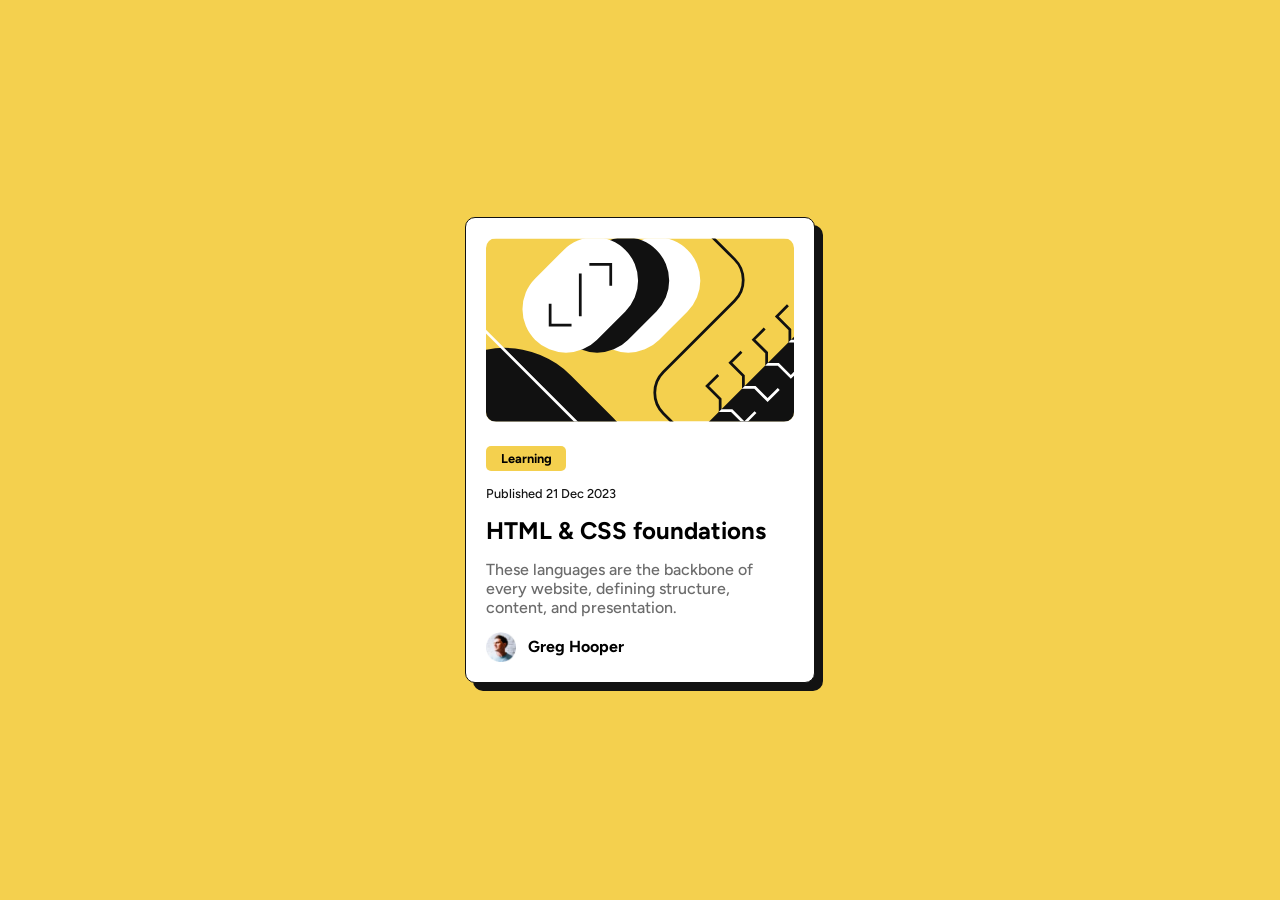
<file: treino/blog-card/index.html>
<!DOCTYPE html>
<html lang="en">
<head>
  <meta charset="UTF-8">
  <meta name="viewport" content="width=device-width, initial-scale=1.0">
  <link rel="icon" type="image/png" sizes="32x32" href="./assets/images/favicon-32x32.png">
  <link rel="stylesheet" href="style.css">
  <title>Blog preview card</title>
</head>
<body>

  <main class="card">
    <div>
      <img src="assets/images/illustration-article.svg" alt="Article illustration" class="image-article">
  
      <p class="learning">Learning</p>

      <p class="published">Published 21 Dec 2023</p>

      <h1 class="title">HTML & CSS foundations</h1>

      <p class="description">
        These languages are the backbone of every website, defining structure, content, and presentation.
      </p>
    </div>
    <div class="card-autor">
      <img src="assets/images/image-avatar.webp" alt="" class="image-avatar">

      <p class="name">Greg Hooper</p>
    </div>
  </main>
  
</body>
</html>
</file>
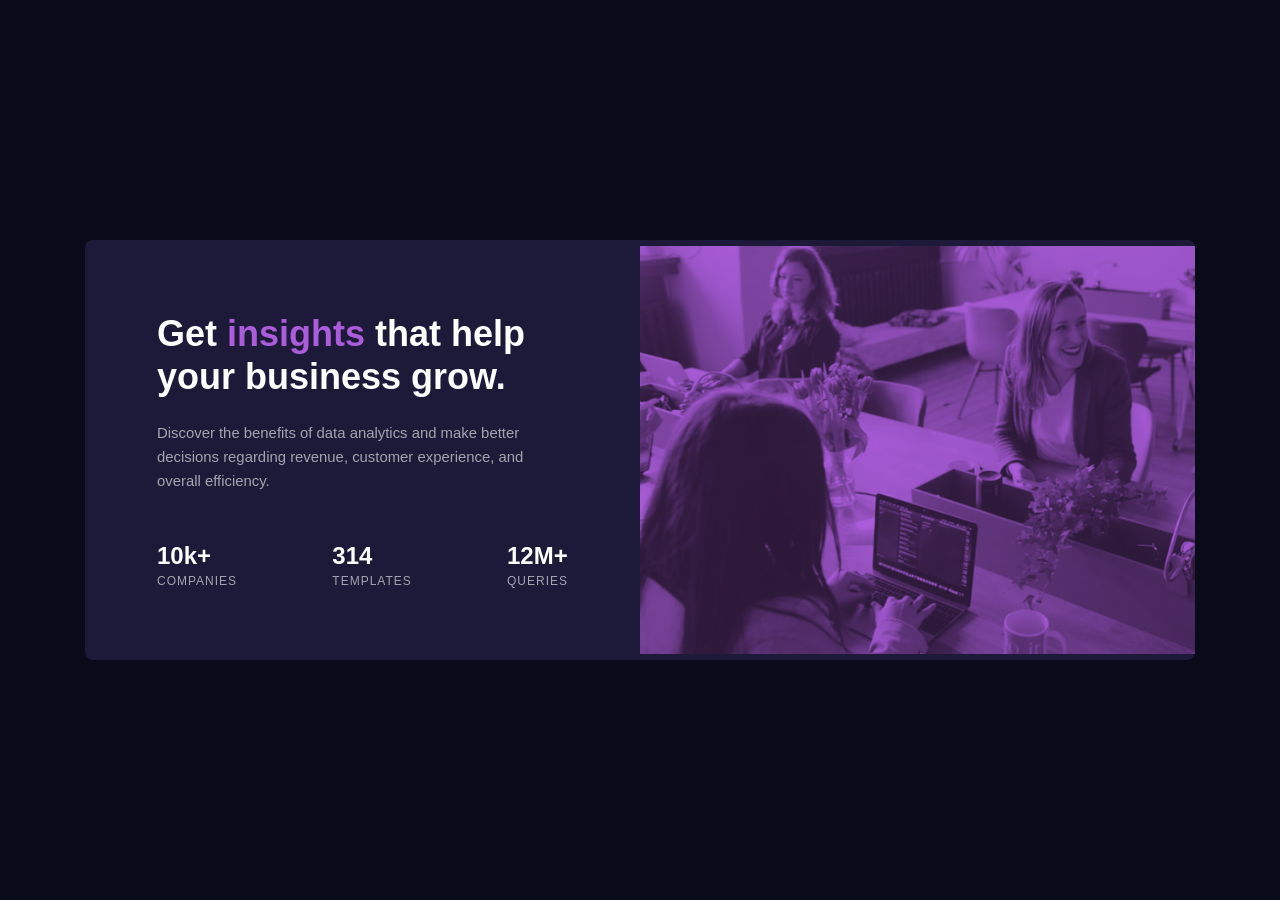
<file: treino/preview-card/index.html>
<!DOCTYPE html>
<html lang="pt-BR">
<head>
    <meta charset="UTF-8">
    <meta name="viewport" content="width=device-width, initial-scale=1.0">
    <title>Stats Preview Card</title>
    <link rel="stylesheet" href="style.css">
</head>
<body>

    <main class="card-container">
        <div class="card-image">
            <div class="overlay"></div>
            <img src="images/image-header-mobile.jpg" alt="Pessoas trabalhando no escritório">
        </div>

        <section class="card-content">
            <h1 class="card-title">
                Get <span class="highlight">insights</span> that help your business grow.
            </h1>
            
            <p class="card-description">
                Discover the benefits of data analytics and make better decisions 
                regarding revenue, customer experience, and overall efficiency.
            </p>

            <div class="card-stats">
                <div class="stat-item">
                    <span class="stat-number">10k+</span>
                    <span class="stat-label">companies</span>
                </div>
                
                <div class="stat-item">
                    <span class="stat-number">314</span>
                    <span class="stat-label">templates</span>
                </div>
                
                <div class="stat-item">
                    <span class="stat-number">12M+</span>
                    <span class="stat-label">queries</span>
                </div>
            </div>
        </section>
    </main>

</body>
</html>
</file>
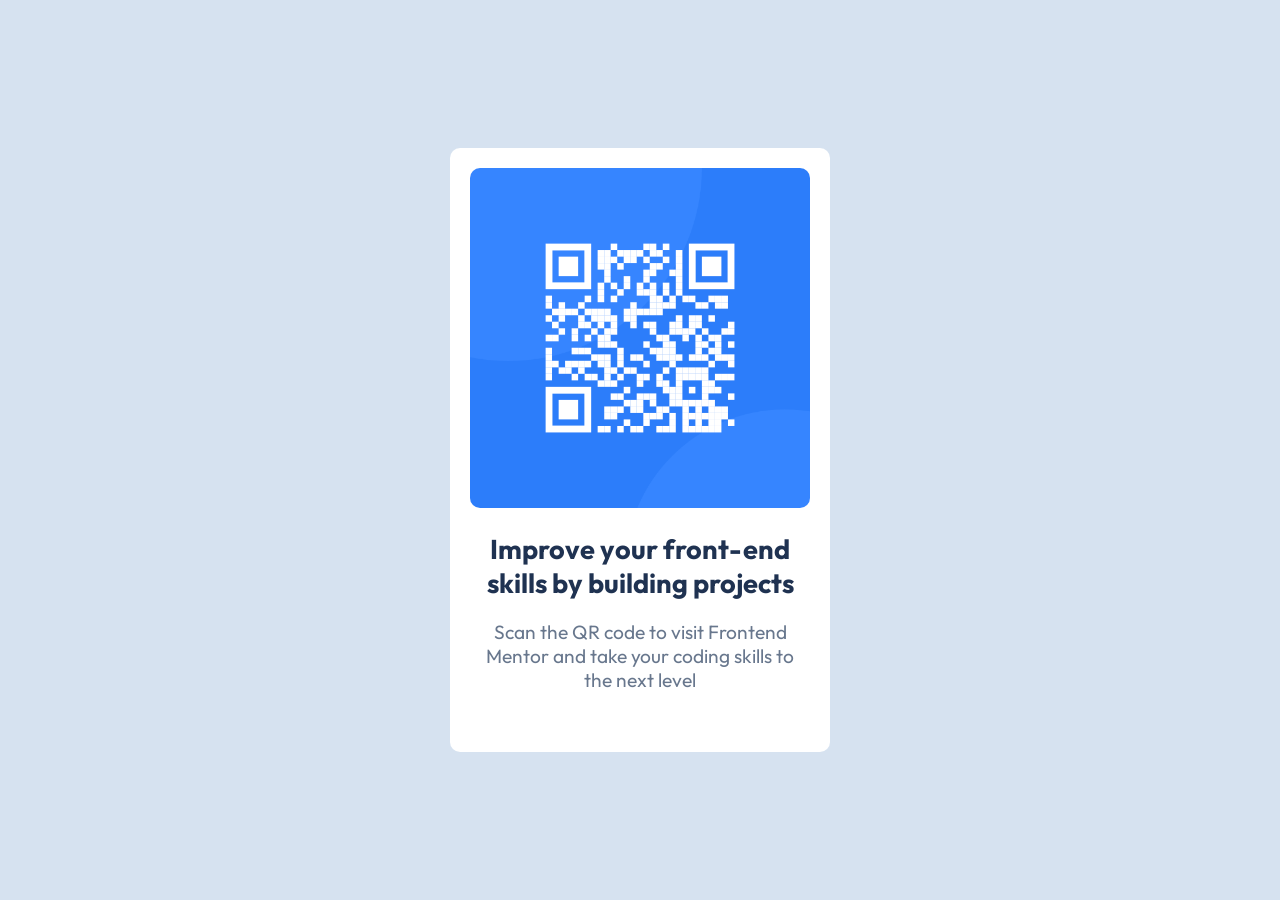
<file: treino/qr-code/index.html>
<!DOCTYPE html>
<html lang="en">
<head>
  <meta charset="UTF-8">
  <meta name="viewport" content="width=device-width, initial-scale=1.0">
  <link rel="icon" type="image/png" sizes="32x32" href="./images/favicon-32x32.png">
  <link rel="stylesheet" href="style.css">
  <title>QR code component</title>
</head>
<body>

  <main class="card">
    <div class="card-qrcode">
      <img src="images/image-qr-code.png" alt="QR Code" class="qrcode">

      <h1 class="title">Improve your front-end skills by building projects</h1>

      <p class="description">
        Scan the QR code to visit Frontend Mentor and take your coding skills to the next level
      </p>
    </div>
  </main>
  
</body>
</html>
</file>
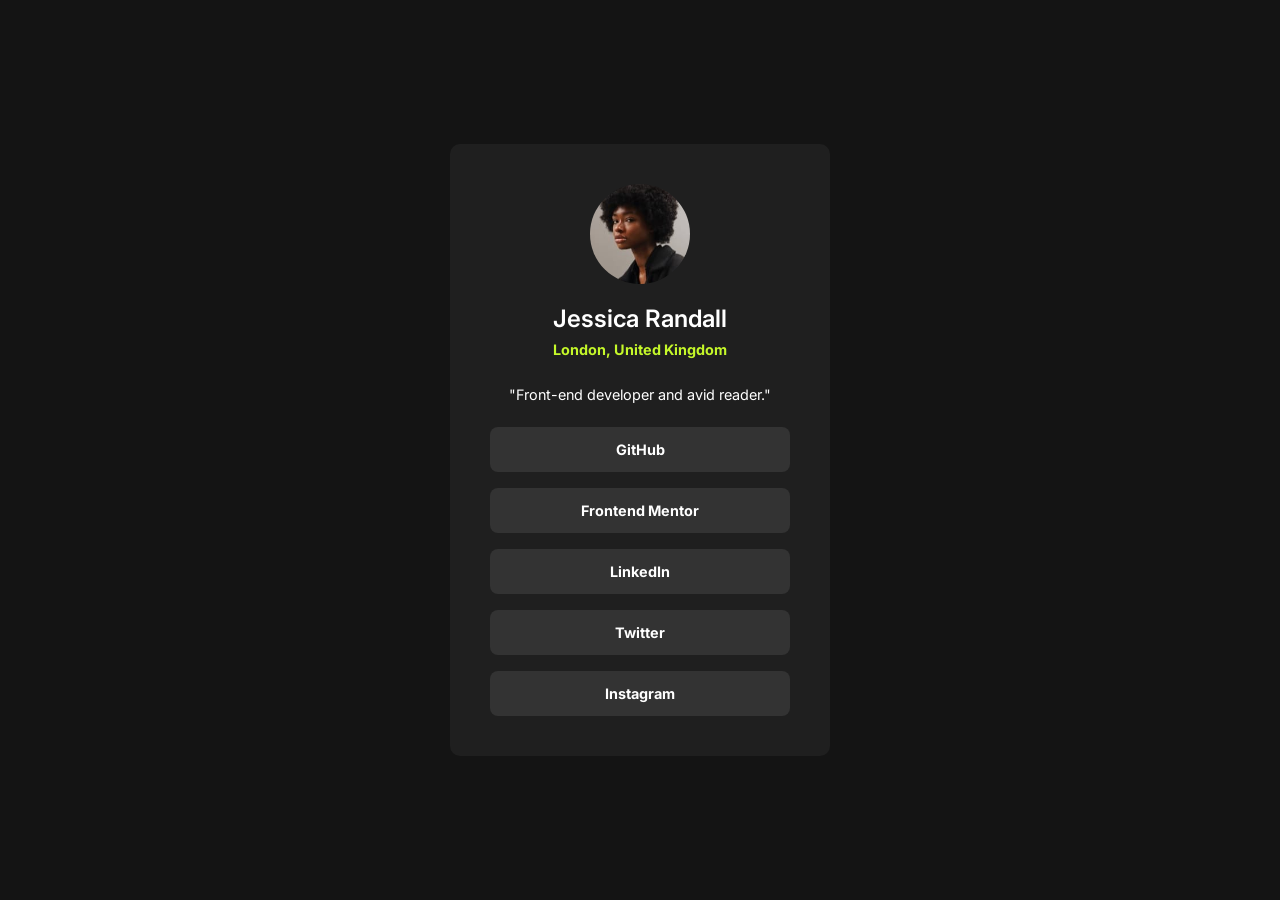
<file: treino/social-links/index.html>
<!DOCTYPE html>
<html lang="en">
<head>
  <meta charset="UTF-8">
  <meta name="viewport" content="width=device-width, initial-scale=1.0">
  <link rel="icon" type="image/png" sizes="32x32" href="./assets/images/favicon-32x32.png">
  <link rel="stylesheet" href="style.css">
  <title>Social links profile</title>
</head>
<body>

  <main class="card">

      <div class="profile-header">
        <img src="assets/images/avatar-jessica.jpeg" alt="Jessica Randall" class="avatar">
        <h1 class="name">Jessica Randall</h1>
        <p class="location">London, United Kingdom</p>
        <p class="bio">"Front-end developer and avid reader."</p>
      </div>

      <div class="links-container">
          <a href="#" class="link">GitHub</a>
          <a href="#" class="link">Frontend Mentor</a>
          <a href="#" class="link">LinkedIn</a>
          <a href="#" class="link">Twitter</a>
          <a href="#" class="link">Instagram</a>
      </div>
  
  </main>
  
</body>
</html>
</file>
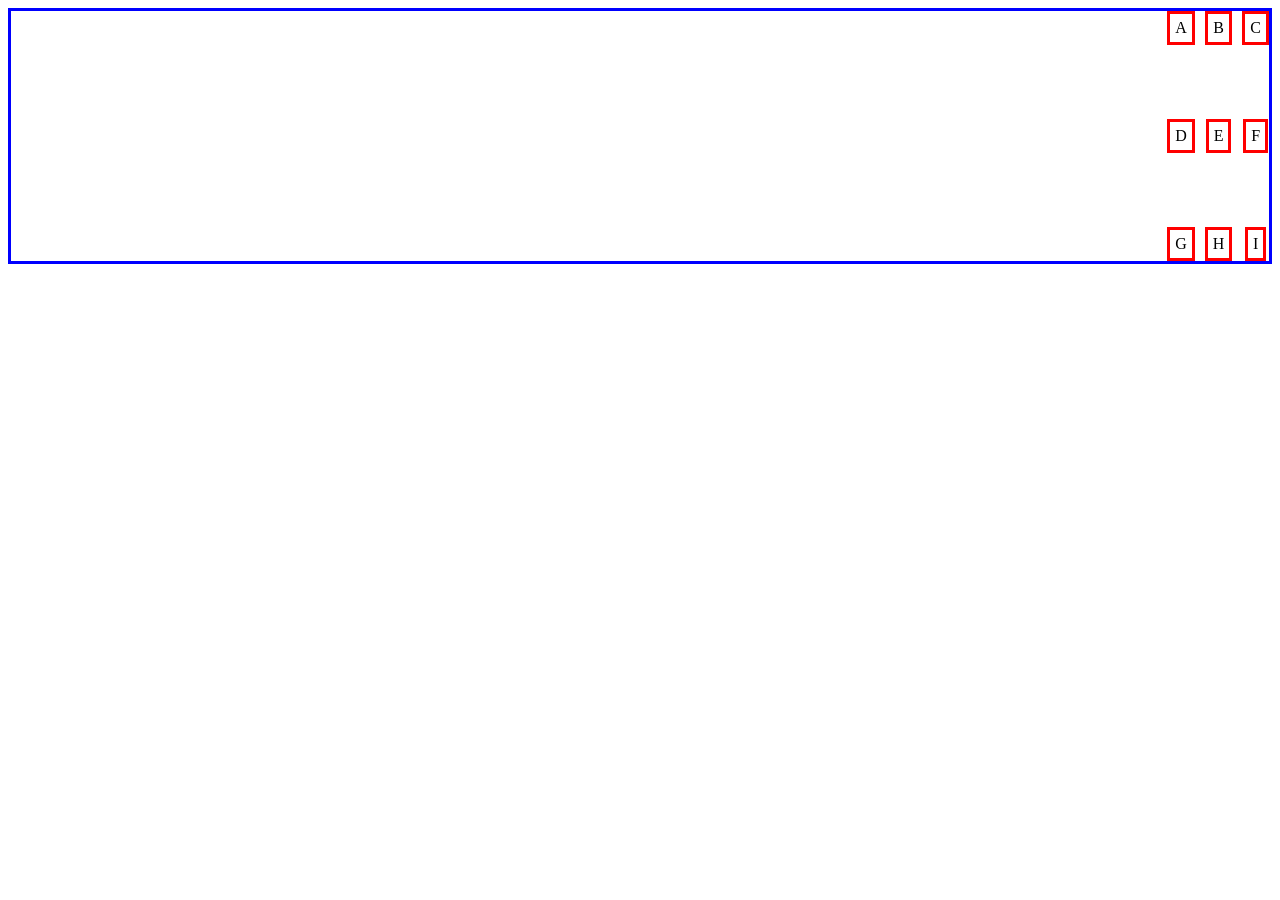
<file: exercicios/ex026/grid01/index.html>
<!DOCTYPE html>
<html lang="pt-br">
<head>
    <meta charset="UTF-8">
    <meta name="viewport" content="width=device-width, initial-scale=1.0">
    <title>Grid Layout na Prática</title>
    <style>
        .container{
            border: 3px solid blue;
            height: 250px;

            display: grid;
            grid-template: repeat(3, auto) / repeat(3, auto);
            gap: 10px;
            place-items: start center;
            place-content: space-between end;
        }

        .item{
            border: 3px solid red;
            padding:  5px;
        }
    </style>
</head>
<body>
    <div class="container">
        <div class="item">A</div>
        <div class="item">B</div>
        <div class="item">C</div>
        <div class="item">D</div>
        <div class="item">E</div>
        <div class="item">F</div>
        <div class="item">G</div>
        <div class="item">H</div>
        <div class="item">I</div>
    </div>
</body>
</html>
</file>
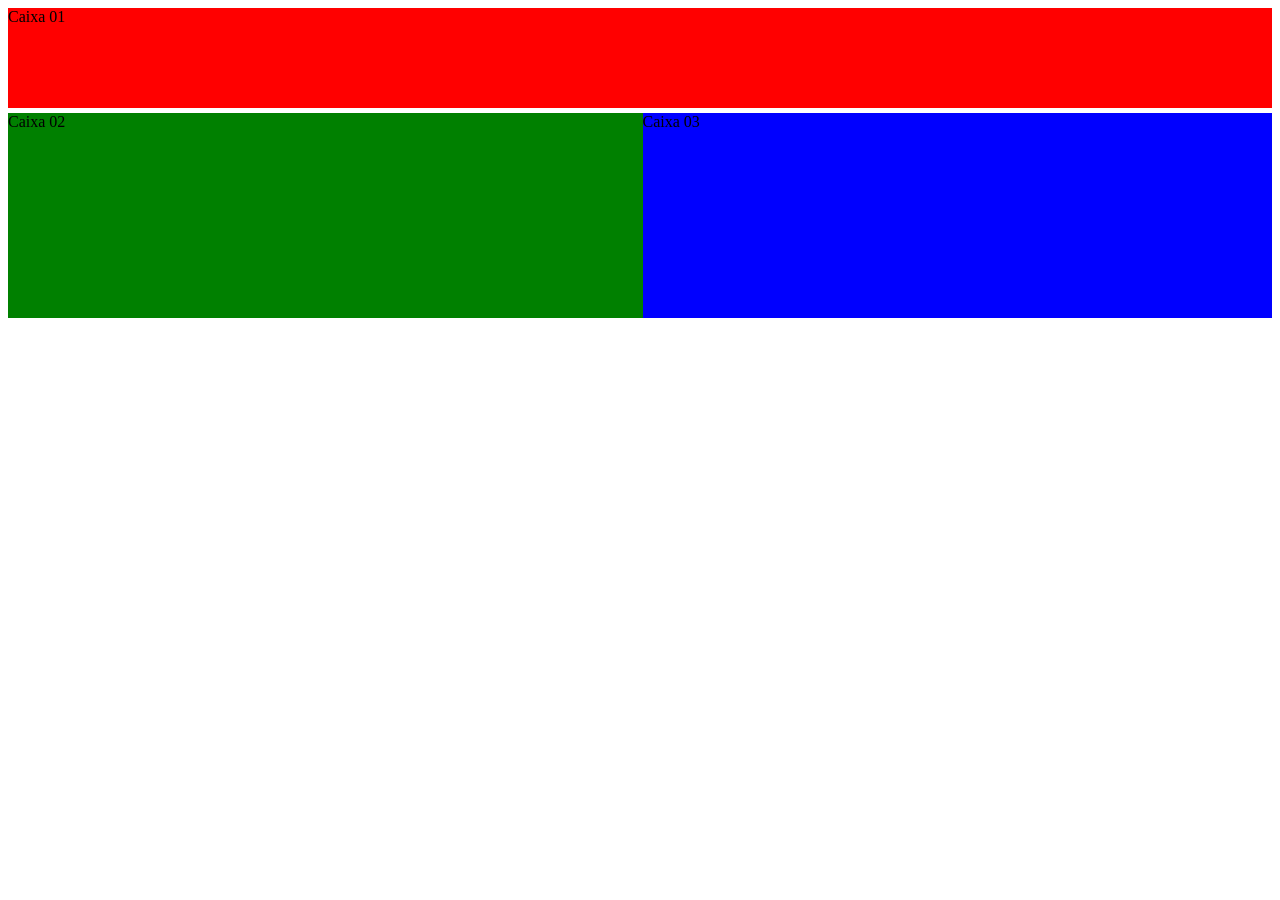
<file: exercicios/ex026/grid02/index.html>
<!DOCTYPE html>
<html lang="pt-br">
<head>
    <meta charset="UTF-8">
    <meta name="viewport" content="width=device-width, initial-scale=1.0">
    <title>Grid Areas</title>
    <link rel="stylesheet" href="style.css">
</head>
<body>
    <div class="container">
        <div class="caixa1">Caixa 01</div>
        <div class="caixa2">Caixa 02</div>
        <div class="caixa3">Caixa 03</div>
    </div>
</body>
</html>
</file>
<file: treino/blog-card/style.css>
@charset "utf-8";

@import url('https://fonts.googleapis.com/css2?family=Figtree:ital,wght@0,300..900;1,300..900&display=swap');


:root{
    --Yellow: hsl(47, 88%, 63%);
    --White: hsl(0, 0%, 100%);
    --Gray-500: hsl(0, 0%, 42%);
    --Gray-950: hsl(0, 0%, 7%);
}

*{
    margin: 0px;
    padding: 0px;
    box-sizing: border-box;
    font-family: "Figtree", sans-serif;
}

body{
    background-color: var(--Yellow);
    min-height: 100vh;
    display: flex;
    justify-content: center;
    align-items: center;
    padding: 20px;
}

.card{
    background-color: var(--White);
    width: 100%;
    max-width: 350px;
    padding: 20px;
    text-align: left;
    border-radius: 10px;
    border: 1px solid var(--Gray-950);
    box-shadow: 8px 8px 0px var(--Gray-950);
}

.image-article{
    width: 100%;
    max-width: 350px;
    margin-bottom: 20px;
    border-radius: 10px;
}

.learning{
    background-color: var(--Yellow);
    max-width: 80px;
    padding: 5px 10px;
    border-radius: 5px;
    font-size: 0.8rem;
    font-weight: 700;
    text-align: center;
    margin-bottom: 15px;
}

.published{
    font-size: 0.8rem;
    color: var(--Gray-950);
    font-weight: 500;
    margin-bottom: 15px;
}

.title{
    font-size: 1.5rem;
    font-weight: 700;
    margin-bottom: 15px;
}

.description{
    color: var(--Gray-500);
    font-size: 1rem;
    font-weight: 500;
    margin-bottom: 15px;
}

.card-autor{
    display: flex;
    flex-direction: row;
}

.image-avatar{
    width: 30px;
    height: 30px;
}

.name{
    padding: 5px 5px 5px 12px;
    font-size: 1rem;
    font-weight: 700;
}
</file>
<file: treino/preview-card/style.css>
/* ==========================================
   1. RESET E CONFIGURAÇÕES GERAIS
   ========================================== */
:root{
    --navy-: hsl(233, 47%, 7%);
    --blue: hsl(244, 37%, 16%);
    --purple: hsl(277, 64%, 61%);
    --white: hsl(0, 0%, 100%);
    --white-transparent: hsla(0, 0%, 100%, 0.6);
}

   * {
    margin: 0;
    padding: 0;
    box-sizing: border-box;
    font-family: 'Inter', sans-serif; /* Fonte padrão do desafio */
}

body {
    background-color: var(--navy-); /* Azul muito escuro (fundo da tela) */
    min-height: 100vh;
    display: flex;
    justify-content: center;
    align-items: center;
    padding: 40px 20px;
}

/* ==========================================
   2. ESTRUTURA DO CARD (MOBILE FIRST)
   ========================================== */
.card-container {
    background-color: var(--blue);
    max-width: 375px;          /* Largura padrão para mobile */
    border-radius: 8px;
    overflow: hidden;          /* Garante que a imagem respeite as bordas arredondadas */
    display: flex;
    flex-direction: column;
}

/* ==========================================
   3. ÁREA DA IMAGEM E EFEITO ROXO
   ========================================== */
.card-image {
    position: relative;
    background-color: var(--purple); 
    line-height: 0;            /* Remove espaços fantasmas abaixo da imagem */
}

.card-image img {
    width: 100%;
    height: auto;
    object-fit: cover;
    mix-blend-mode: multiply;  /* Mescla a imagem com o fundo roxo */
    opacity: 0.75;             /* Ajusta a intensidade do efeito */
}

/* ==========================================
   4. CONTEÚDO TEXTUAL
   ========================================== */
.card-content {
    padding: 32px 24px;
    text-align: center;
}

.card-title {
    color: var(--white);
    font-size: 1.75rem;
    font-weight: 700;
    line-height: 1.2;
    margin-bottom: 16px;
}

/* Cor de destaque para a palavra "insights" */
.card-title .highlight {
    color: var(--purple);
}

.card-description {
    color: var(--white-transparent); 
    font-size: 0.93rem;
    line-height: 1.6;
    margin-bottom: 32px;
}

/* ==========================================
   5. SEÇÃO DE ESTATÍSTICAS
   ========================================== */
.card-stats {
    display: flex;
    flex-direction: column;
    gap: 24px; /* Espaçamento entre cada bloco de estatística */
}

.stat-item {
    display: flex;
    flex-direction: column;
    gap: 4px;
}

.stat-number {
    color: var(--white);
    font-size: 1.5rem;
    font-weight: 700;
}

.stat-label {
    color: var(--white-transparent);
    font-size: 0.75rem;
    text-transform: uppercase; /* Deixa o texto em maiúsculo */
    letter-spacing: 1px;       /* Espaçamento entre as letras */
}

/* ==========================================
   6. RESPONSIVIDADE (DESKTOP)
   ========================================== */
@media (min-width: 900px) {
    .card-container {
        max-width: 1110px;
        flex-direction: row-reverse; /* Inverte a ordem: imagem na direita, texto na esquerda */
        align-items: center;
    }

    .card-image {
        width: 50%;
        height: 100%;
    }

    .card-image img {
        height: 100%;
    }

    .card-content {
        width: 50%;
        padding: 72px;
        text-align: left; /* Alinha o texto para a esquerda no desktop */
    }

    .card-title {
        font-size: 2.25rem;
        margin-bottom: 24px;
    }

    .card-stats {
        flex-direction: row; /* Estatísticas ficam lado a lado */
        justify-content: space-between;
        margin-top: 48px;
    }
}
</file>
<file: treino/qr-code/style.css>
@charset "UTF-8";

@import url('https://fonts.googleapis.com/css2?family=Outfit:wght@100..900&display=swap');

:root{
    --White: hsl(0, 0%, 100%);
    --Slate-300: hsl(212, 45%, 89%);
    --Slate-500: hsl(216, 15%, 48%);
    --Slate-900: hsl(218, 44%, 22%);
}

*{
    margin: 0;
    padding: 0;
    box-sizing: border-box;
    font-family: 'Outfit', sans-serif;
}

body{
    background-color: var(--Slate-300);
    min-height: 100vh;
    display: flex;
    justify-content: center;
    align-items: center;
    padding: 20px;
}

.card{
    background-color: var(--White);
    width: 100%;
    max-width: 380px;
    padding: 20px;
    border-radius: 10px;
    text-align: center;
}

.qrcode{
    width: 100%;
    max-width: 380px;
    margin-bottom: 20px;
    border-radius: 10px;
}

.title{
    color: var(--Slate-900);
    font-size: 1.7rem;
    font-weight: 700;
    margin-bottom: 20px;
    padding: 0 8px;
}

.description{
    color: var(--Slate-500);
    font-size: 1.2rem;
    font-weight: 400;
    margin-bottom: 40px;
    padding: 0 12px;
}
</file>
<file: treino/social-links/style.css>
@charset "UTF-8";

@import url('https://fonts.googleapis.com/css2?family=Inter:wght@300;400;500;600;700&display=swap');

*{
    margin: 0;
    padding: 0;
    box-sizing: border-box;
    font-family: var(--font);
}

:root{
    --green: hsl(75, 94%, 57%);
    --white: hsl(0, 0%, 100%);
    --grey-700: hsl(0, 0%, 20%);
    --grey-800: hsl(0, 0%, 12%);
    --grey-900: hsl(0, 0%, 8%);
    --font: 'Inter', sans-serif;
}

body{
    background-color: var(--grey-900);
    min-height: 100vh;
    display: flex;
    justify-content: center;
    align-items: center;
    padding: 20px;
}

.card{
    background-color: var(--grey-800);
    width: 100%;
    max-width: 380px;
    padding: 40px;
    border-radius: 10px;
    text-align: center;
}

.profile-header{
    margin-bottom: 24px;
}

.avatar{
    width: 100px;
    height: 100px;
    border-radius: 50%;
    margin-bottom: 16px;
}

.name{
    color: var(--white);
    font-size: 1.5rem;
    font-weight: 600;
    margin-bottom: 8px;
}

.location{
    color: var(--green);
    font-size: 0.9rem;
    font-weight: 700;
    margin-bottom: 28px;
}

.bio{
    color: var(--white);
    font-size: 0.9rem;
    font-weight: 400;    
}

.links-container{
    display: flex;
    flex-direction: column;
    gap: 16px;
}

.link{
    display: block;
    background-color: var(--grey-700);
    color: var(--white);
    text-decoration: none;
    font-size: 0.9rem;
    font-weight: 700;
    padding: 14px 0;
    border-radius: 8px;
    transition: background-color 0.3s ease, color 0.3s ease;
}

.link:hover{
    background-color: var(--green);
    color: var(--grey-900);
}
</file>
<file: exercicios/ex026/grid02/style.css>
@charset "utf-8";

.container{
    display: grid;
    grid-template: repeat(3,100px) / repeat(4, 1fr);
    gap: 5px;
}

.caixa1{
    background-color: red;
    grid-row-start: 1;
    grid-row-end: 2;
    grid-column-start: 1;
    grid-column-end: 5;
}

.caixa2{
    background-color: green;
    grid-row-start: 2;
    grid-row-end: 4;
    grid-column-start: 1;
    grid-column-end: 4;
}

.caixa3{
    background-color: blue;
    grid-row-start: 2;
    grid-row-end: 4;
    grid-column-start: 3;
    grid-column-end: 5;
}
</file>
